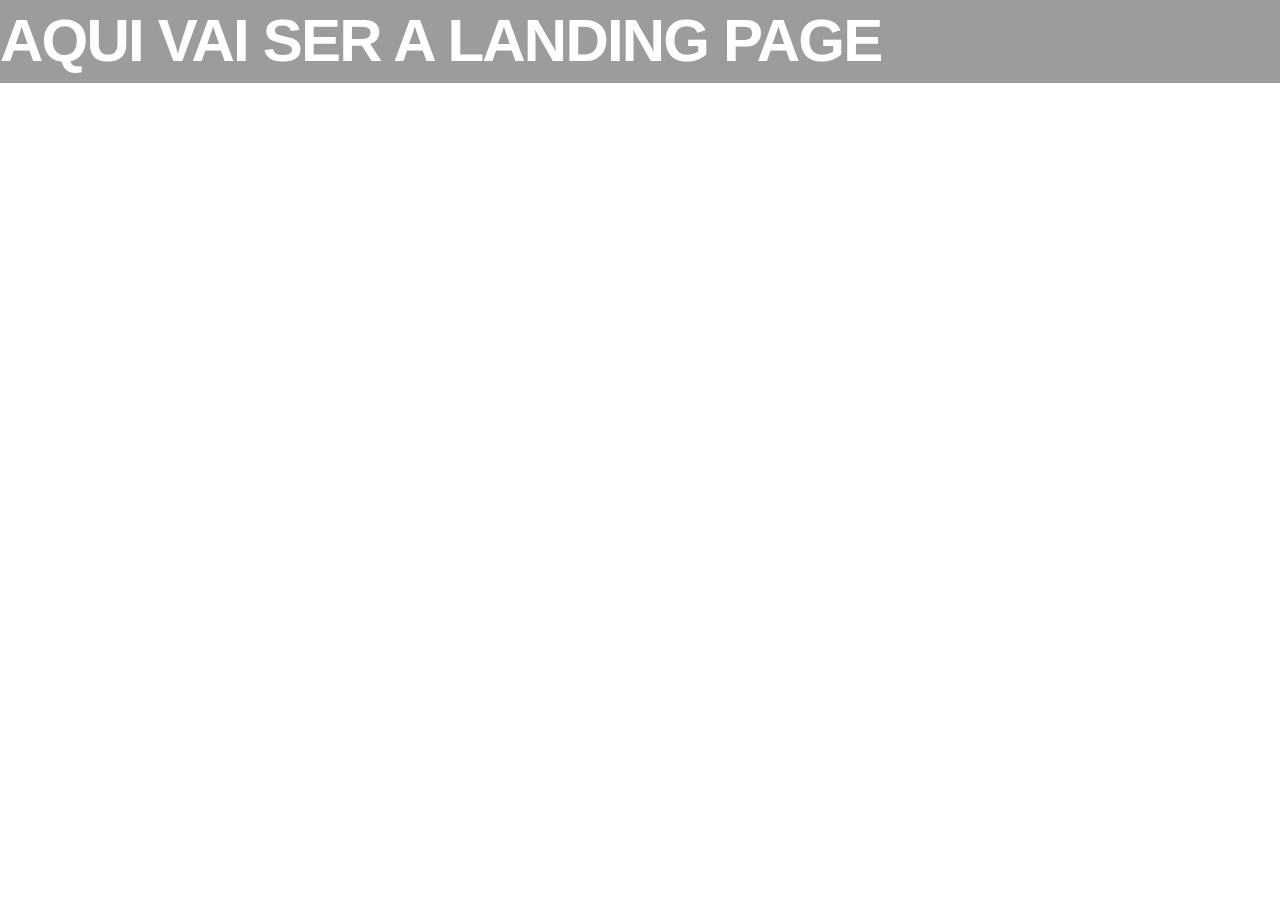
<file: landing.html>
<!DOCTYPE html>
<html lang="pt-BR">
<head>
    <meta charset="UTF-8">
    <meta name="viewport" content="width=device-width, initial-scale=1.0">
    <title>Document</title>
    <link rel="stylesheet" href="css/two.min.css">

</head>
<body>
    <h1>aqui vai ser a landing page</h1>
    
</body>
</html>
</file>
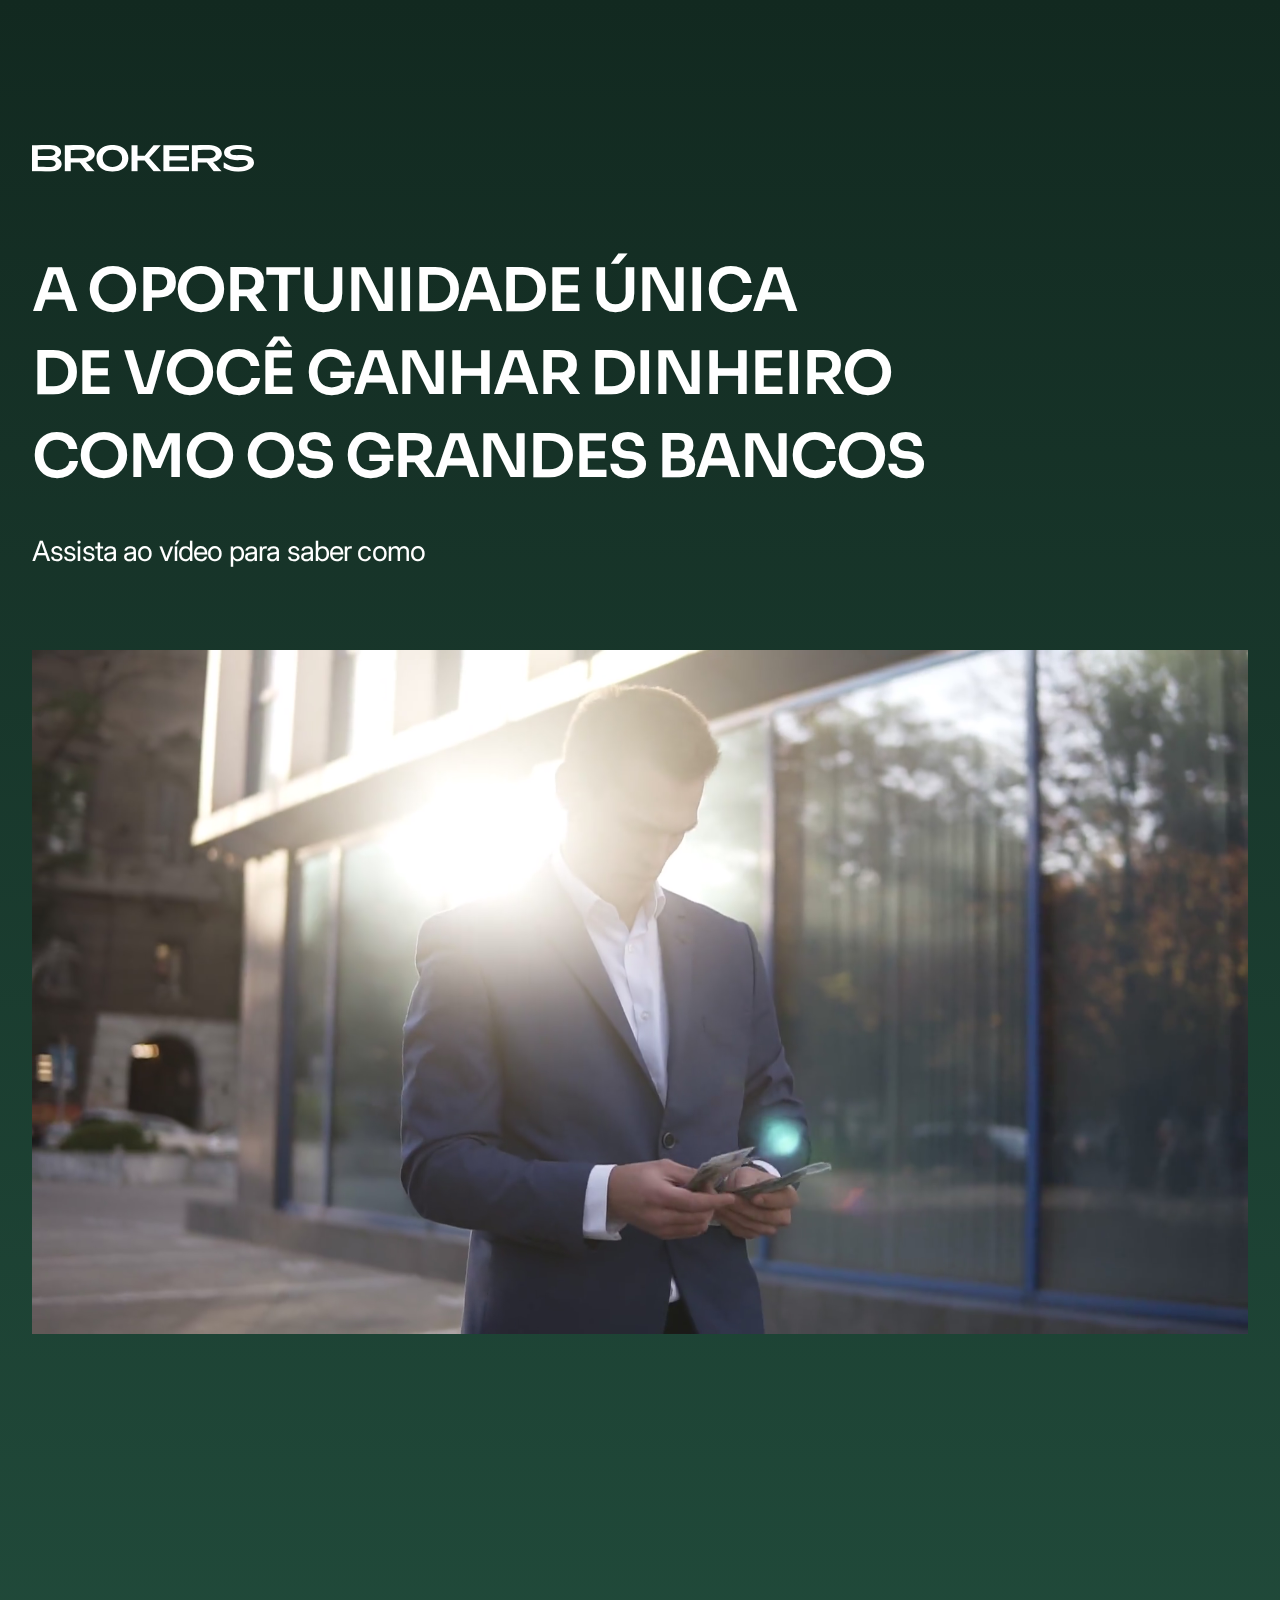
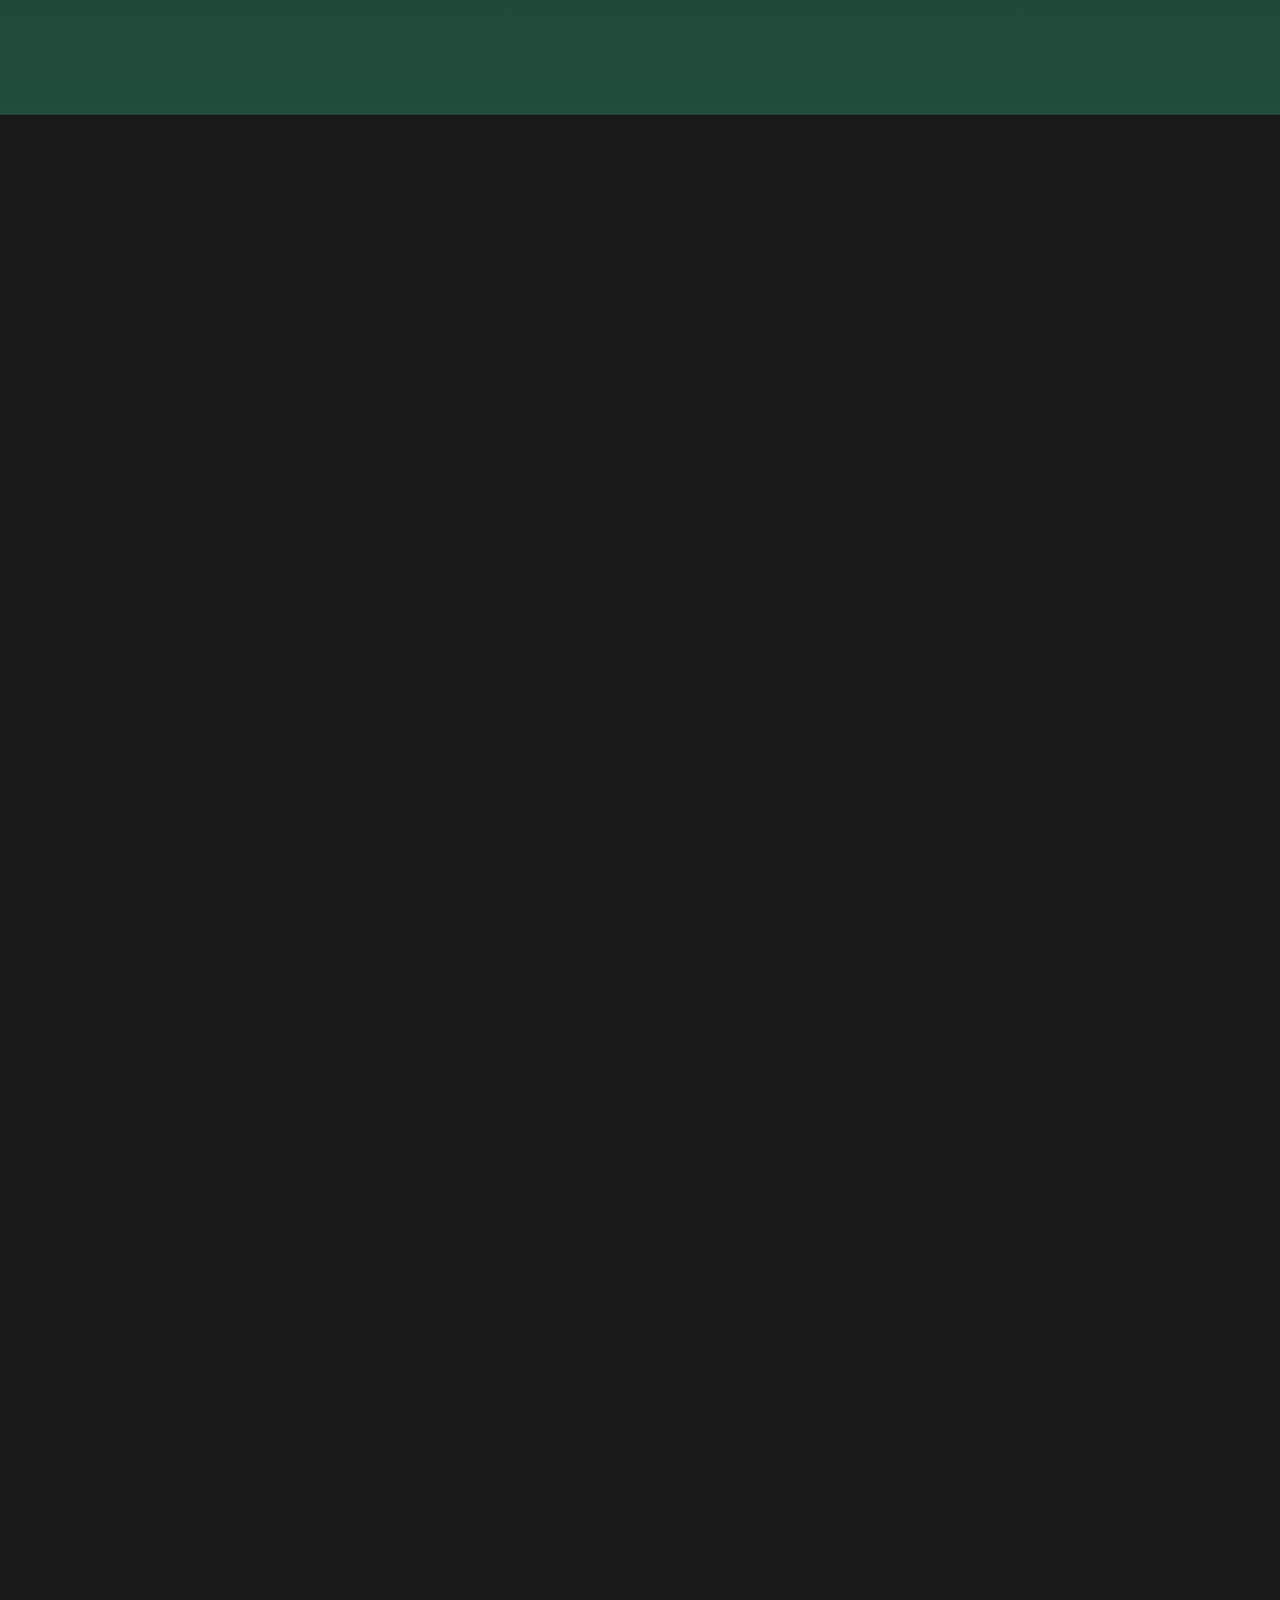
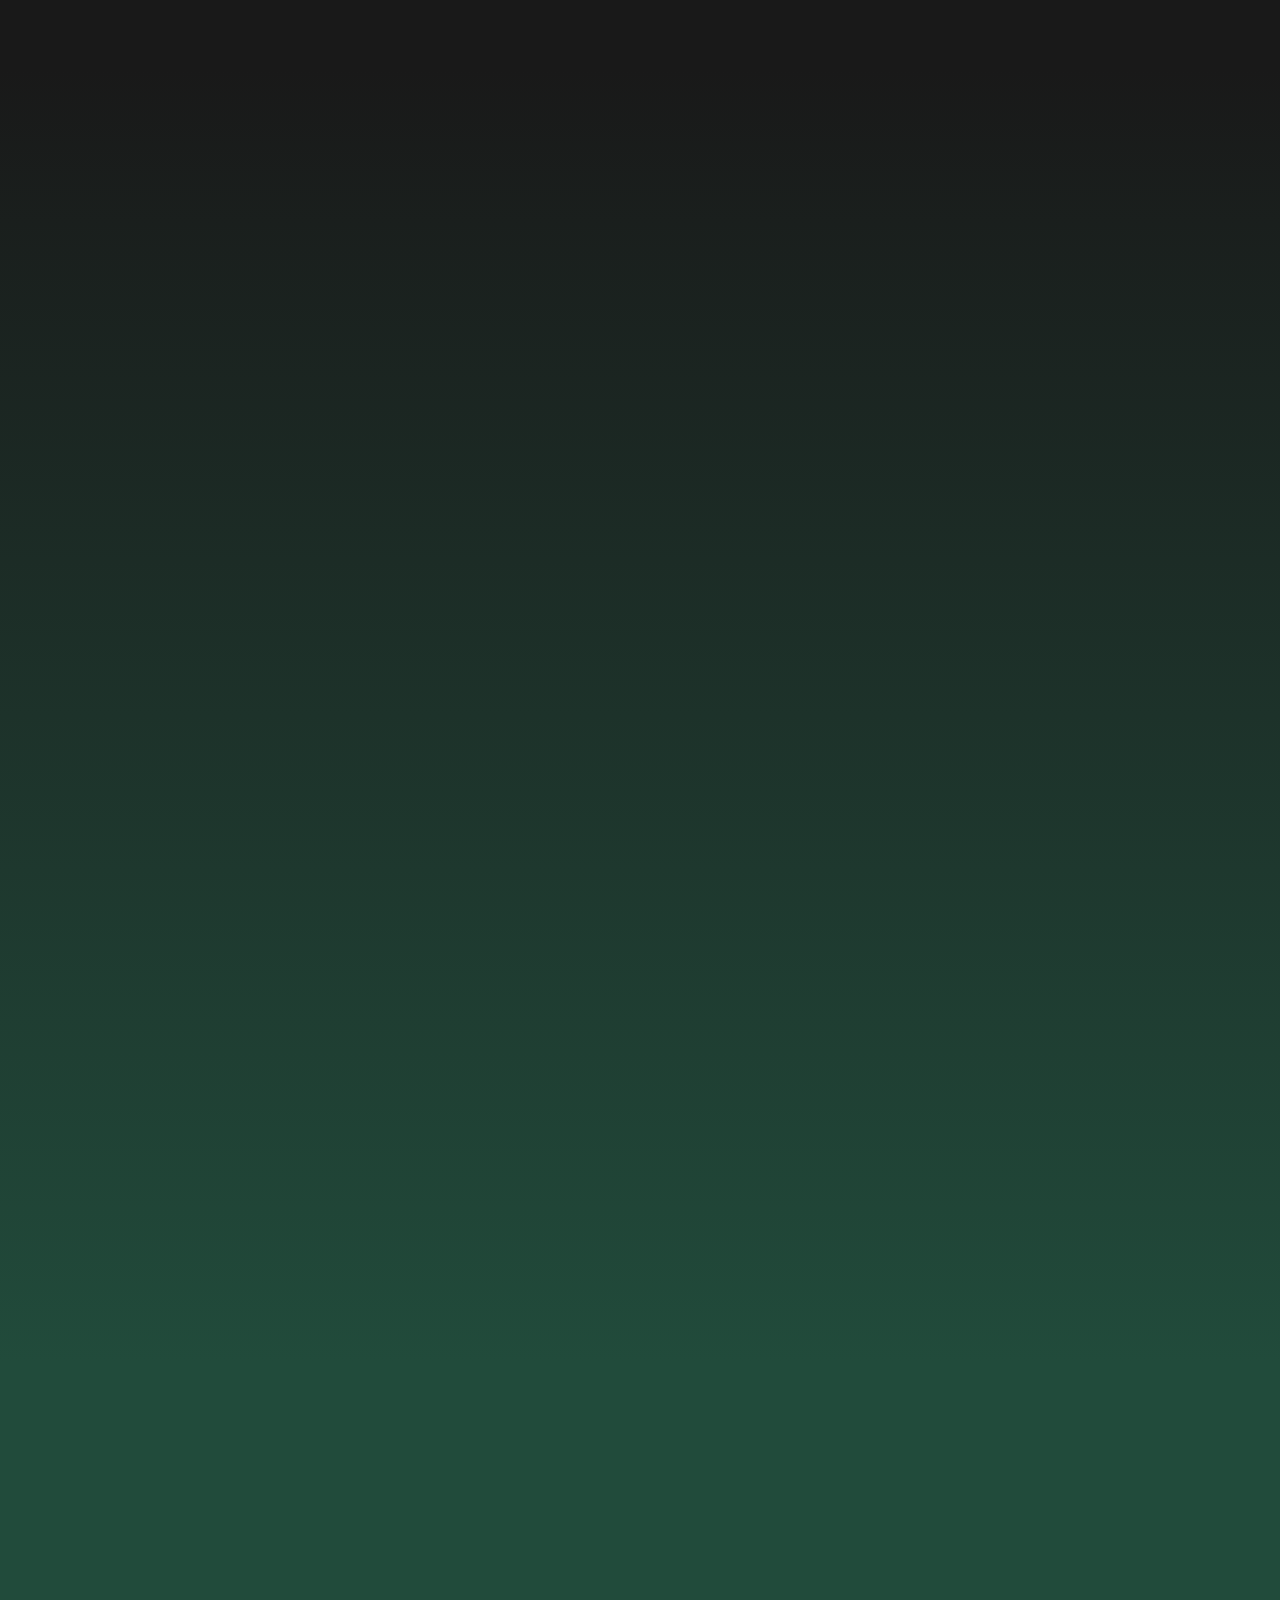
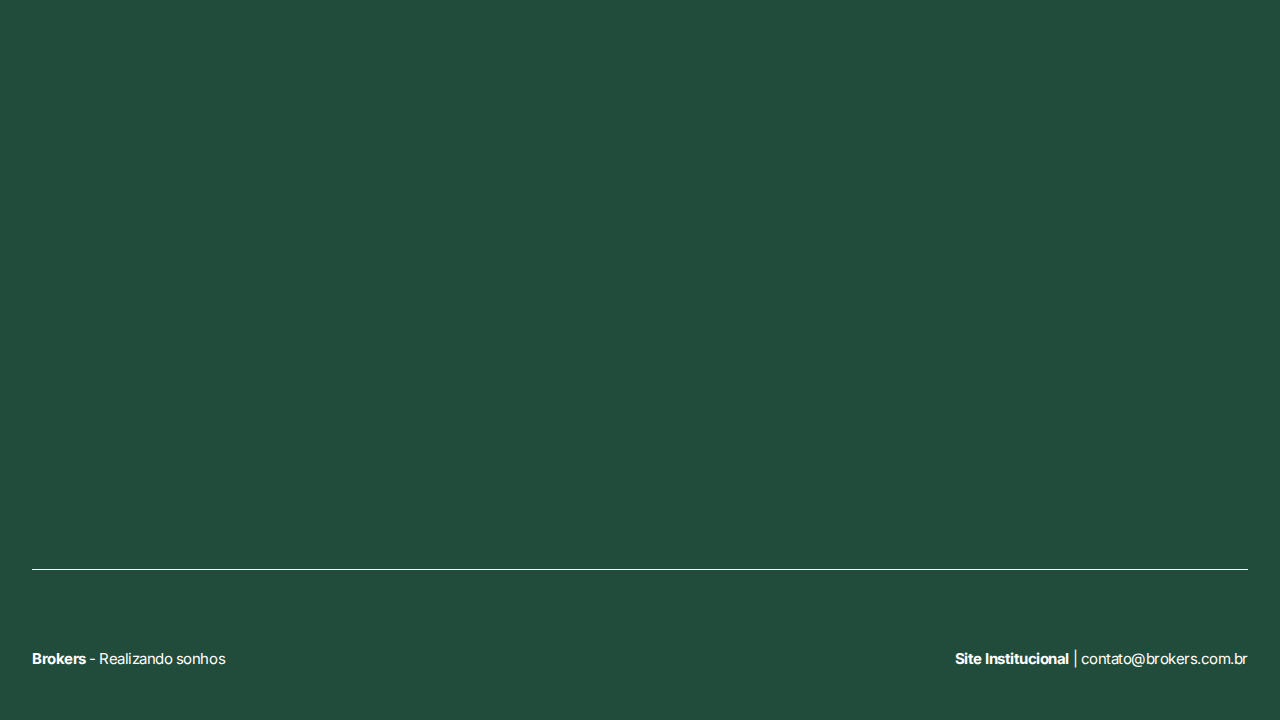
<file: lp.html>
<!DOCTYPE html>
<html lang="pt-BR">
<head>
    <meta charset="UTF-8">
    <meta name="viewport" content="width=device-width, initial-scale=1.0">
    <title>Brokers - Landing page</title>
    <link href="https://fonts.googleapis.com/css2?family=Inter:wght@100..900&family=Sora:wght@100..800&display=swap" rel="stylesheet">
    <link href="https://unpkg.com/aos@2.3.1/dist/aos.css" rel="stylesheet">
    <link rel="stylesheet" href="css/two.min.css">

</head>
<body>
    <body>
        <div class="section-hero">
            <div class="container">
                <div class="top" data-aos="fade-right">
                    <img src="img/imgs_landing/marca_brokers_white.svg" alt="marca_brokers">
                    <h1>A oportunidade única <br>de você ganhar dinheiro como os grandes bancos</h1>
                    <p class="assista">Assista ao vídeo para saber como</p>
                </div>
                <div class="mid" data-aos="zoom-in">
                    <video autoplay muted loop width="100%" height="100%" type="video/mp4">
                        <source src="img/imgs_landing/video_landing.mov">
                    </video>
                </div>
                <div class="bot">
                    <div class="esquerda" data-aos="fade-down">
                        <img class="seta-grande" src="img/imgs_landing/icon_arrow_video.svg" alt="icone_seta">
                        <a href="https://linktr.ee/brokersfinance" target="_blank">
                            <div class="botao">
                                <p class="texto">QUERO FAZER PARTE<img src="img/imgs_landing/icon_botao.svg" alt="icone_seta"></p>
                            </div>
                        </a>
                    </div>
                    <div class="direita" data-aos="fade-left">
                        <p>Seja um Broker e tenha acesso a dezenas de instituições e produtos financeiros para aumento de caixa para seus clientes!</p>
                    </div>
                </div>
            </div>
        </div>
        <div class="section-ganha">
            <div class="container">
                <div class="top" data-aos="zoom-in">
                    <h2>Você pode ganhar dinheiro <br><span>vendendo o melhor produto do mundo</span></h2>
                    <p class="aqui">Aqui na Brokers você consegue ter acesso a produtos financeiros exclusivos para comercializar</p>
                </div>
                <div class="mid" data-aos="zoom-in">
                    <div class="boxs">
                        <div class="card">
                            <div class="img">
                                <img src="img/imgs_landing/3d_financiamento.png" alt="imagem_casa">
                            </div>
                            <div class="text">
                                <h4>Financiamentos</h4>
                                <p>Taxas a partir de 0,85%am para você expandir seu negócio, comprar bens ou utilizar como capital de giro. </p>
                            </div>
                        </div>
                        <div class="card">
                            <div class="img">
                                <img src="img/imgs_landing/3d_emprestimo.png" alt="imagem_casa">
                            </div>
                            <div class="text">
                                <h4>Empréstimos</h4>
                                <p>Empréstimos de até 500 mil reais SEM GARANTIA e juros à partir de 1,6%am.</p>
                            </div>
                        </div>
                        <div class="card">
                            <div class="img">
                                <img src="img/imgs_landing/3d_consorcio.png" alt="imagem_casa">
                            </div>
                            <div class="text">
                                <h4>Consórcios</h4>
                                <p>Taxas a partir de 0,11%am para você realizar aquisição de imóveis, veículos e até mesmo capital de giro! </p>
                            </div>
                        </div>
                        <div class="card">
                            <div class="img">
                                <img src="img/imgs_landing/3d_recuperacao_tributaria.png" alt="imagem_casa">
                            </div>
                            <div class="text">
                                <h4>Recuperação tributária</h4>
                                <p>Recuperamos os últimos 5 anos de impostos pagos a maior na sua folha de pagamento, de forma automática e totalmente sem custo até o êxito. </p>
                            </div>
                        </div>
                        <div class="card">
                            <div class="img">
                                <img src="img/imgs_landing/3d_desconto_energia.png" alt="imagem_casa">
                            </div>
                            <div class="text">
                                <h4>Descontos em energia</h4>
                                <p>As melhores opções de energia livre e geração distribuída para sua empresa, gerando economias de até 30% na fatura mensal! </p>
                            </div>
                        </div>
                        <div class="card">
                            <div class="img">
                                <img src="img/imgs_landing/3d_alavancagem_financeira.png" alt="imagem_casa">
                            </div>
                            <div class="text">
                                <h4>Alavancagem financeira</h4>
                                <p>Unimos consórcios e financiamentos de forma estratégica e precisa para aproveitar o melhor dos dois mundos.</p>
                            </div>
                        </div>
                    </div>
                </div>
                <div class="bot">
                    <img src="img/imgs_landing/dinheiro.svg" alt="dinheiro" data-aos="fade-up">
                    <p class="comissao" data-aos="fade-zoom-in"
                    data-aos-easing="ease-in-back"
                    data-aos-delay="300"
                    data-aos-offset="0">Você ganha comissão <span>sobre o valor total das operações!</span></p>
                </div>
            </div>
        </div>
        <div class="section-pessoas">
            <div class="container">
                <h2 data-aos="fade-right">Algumas pessoas <br>que mudaram de vida com nossos produtos</h2>
            <div class="boxs">
                <div class="card" data-aos="flip-left">
                    <img src="img/imgs_landing/pessoa_joao.png" alt="">
                    <div>
                        <h4 class="nome">João Carlos</h4>
                        <p>“Lorem Ipsum is simply dummy text of the printing and typesetting industry. Lorem Ipsum has been the industry's standard dummy text”</p>
                    </div>
                </div>
                <div class="card" data-aos="flip-left">
                    <img src="img/imgs_landing/pessoa_marcela.png" alt="">
                    <div>
                        <h4 class="nome">Marcela Porto</h4>
                        <p>“Lorem Ipsum is simply dummy text of the printing and typesetting industry. Lorem Ipsum has been the industry's standard dummy text”</p>
                    </div>
                </div>
                <div class="card" data-aos="flip-left">
                    <img src="img/imgs_landing/pessoa_mateus.png" alt="">
                    <div>
                        <h4 class="nome">Mateus Lucas</h4>
                        <p>“Lorem Ipsum is simply dummy text of the printing and typesetting industry. Lorem Ipsum has been the industry's standard dummy text”</p>
                    </div>
                </div>
                <div class="card" data-aos="flip-left">
                    <img src="img/imgs_landing/pessoa_sandra.png" alt="">
                    <div>
                        <h4 class="nome">Sandra Almeida</h4>
                        <p>“Lorem Ipsum is simply dummy text of the printing and typesetting industry. Lorem Ipsum has been the industry's standard dummy text”</p>
                    </div>
                </div>
                <div class="card" data-aos="flip-left">
                    <img src="img/imgs_landing/pessoa_mario.png" alt="">
                    <div>
                        <h4 class="nome">Mário Gomes</h4>
                        <p>“Lorem Ipsum is simply dummy text of the printing and typesetting industry. Lorem Ipsum has been the industry's standard dummy text”</p>
                    </div>
                </div>
                <div class="card" data-aos="flip-left">
                    <img src="img/imgs_landing/pessoa_julia.png" alt="">
                    <div>
                        <h4 class="nome">Júlia Ferreira</h4>
                        <p>“Lorem Ipsum is simply dummy text of the printing and typesetting industry. Lorem Ipsum has been the industry's standard dummy text”</p>
                    </div>
                </div>
            </div>
            </div>
        </div>
        <div class="section-licenciado">
            <div class="container">
                <div class="top" data-aos="fade-right">
                    <div class="tag">
                        <span>Licenciado Brokers</span>
                        <img src="img/imgs_landing/traco_verde.svg" alt="">
                    </div>
                    <h3>Quer ir além de suas vendas e construir um negócio escalável? </h3>
                    <p class="voce-pode">Você pode se tornar um licenciado brokers, ter a sua própria equipe vendendo em sua região e lucrar até 2 milhões por ano!</p>
                    <a href="https://linktr.ee/brokersfinance" target="_blank">
                        <div class="botao">
                            <p>quero ser licenciado</p>
                            <img src="img/imgs_landing/icon_botao.svg" alt="icone_seta">
                        </div>
                    </a>
                </div>
                <footer>
                    <p class="mobile">
                        <strong>Brokers</strong>  -  Realizando sonhos
                    </p>
                    <p><strong><a href="https://brokersfinance.com.br/" target="_blank">Site Institucional</a></strong> | contato@brokers.com.br</p>
                </footer>
            </div>
        </div>
    </body>
    
    <script src="https://unpkg.com/aos@2.3.1/dist/aos.js"></script>
    <script>
          AOS.init({
            duration: 1000,
            once: true
        });
    </script>

</body>
</html>
</file>
<file: css/two.min.css>
*{margin:0px;padding:0px;box-sizing:border-box;-webkit-font-smoothing:antialiased}img{max-width:100%;display:block}a{display:inline-block;text-decoration:none;cursor:pointer;color:#000}ul{list-style:none;color:#fff}html{font-size:62.5%;background-color:#fff;font-family:"inter",sans-serif}button{border:none;background-color:#fff;cursor:pointer}.container{width:100%;max-width:1246px;margin:0 auto;padding:0px 15px;align-items:center}h1,h2,h3,h4{color:#fff;font-family:"Sora",sans-serif;font-style:normal;font-weight:600;line-height:138%;letter-spacing:-1.8px}h1{font-size:6rem;text-transform:uppercase}h2{font-size:5.2rem;text-transform:uppercase}h3{font-size:4.8rem;text-transform:uppercase}h4{font-size:2.2rem}p{color:#787c87;font-family:"Inter",sans-serif;font-size:16px;font-style:normal;font-weight:400;line-height:150%;letter-spacing:-0.48px}body{background-color:#9c9c9c}body .section-hero{height:1715px;background:linear-gradient(180deg, #122920, #214B3B)}body .section-hero .container{padding-top:144px}body .section-hero .container .top img{margin-bottom:78px}body .section-hero .container .top h1{width:100%;max-width:900px;font-size:60px;font-weight:600;line-height:138%;letter-spacing:-1.8px;text-transform:uppercase}body .section-hero .container .top p{color:#fff;font-size:28px;line-height:150%;letter-spacing:-0.84px;margin-bottom:78px;margin-top:32px}body .section-hero .container .bot{display:flex;justify-content:space-between;align-items:end;margin-top:64px}body .section-hero .container .bot .esquerda .seta-grande{margin-bottom:78px}body .section-hero .container .bot .esquerda .botao{background-color:#fff;width:100%;max-width:600px;transition:all .3s ease}body .section-hero .container .bot .esquerda .botao .texto{color:#000;font-size:28px;font-weight:600;line-height:100%;letter-spacing:-0.84px;display:flex;justify-content:center;align-items:center;padding:26px 40px}body .section-hero .container .bot .esquerda .botao .texto img{margin-left:24px}body .section-hero .container .bot .esquerda .botao:hover{background-color:#3bfab1}body .section-hero .container .bot .direita{display:flex;align-items:end}body .section-hero .container .bot .direita p{width:100%;max-width:400px;height:100%;color:#f5f5f5;font-size:1.8rem;line-height:170%}body .section-hero .container .bot .direita p img{align-items:center;justify-content:center}body .section-ganha{height:100%;background-color:#191919;padding-top:147px}body .section-ganha .container .top{margin-bottom:97px}body .section-ganha .container .top h2{width:100%;font-size:52px;font-weight:600;line-height:162%;letter-spacing:-1.56px;text-transform:uppercase}body .section-ganha .container .top h2 span{font-weight:200}body .section-ganha .container .top .aqui{color:#fff;font-weight:300;font-size:28px;line-height:150%;letter-spacing:-0.84px}body .section-ganha .container .mid .boxs{display:grid;grid-template-columns:1fr 1fr 1fr;gap:20px;row-gap:25px}body .section-ganha .container .mid .boxs .card{border-radius:8px;border:2px solid rgba(255,255,255,.08);background:rgba(255,255,255,.02);padding:24px}body .section-ganha .container .mid .boxs .card .img{width:100%;display:flex;align-items:center;justify-content:center;margin-bottom:20px}body .section-ganha .container .mid .boxs .card .text p{width:100%;max-width:320px;font-size:1.5rem;margin-top:10px}body .section-ganha .container .bot{position:relative}body .section-ganha .container .bot img{margin-top:90px;padding-bottom:88px;border-bottom:solid #393b42 1px}body .section-ganha .container .bot .comissao{position:absolute;top:45%;left:21%;color:#fff;font-family:"Inter",sans-serif;font-size:2rem;font-weight:700;line-height:120%;letter-spacing:1.6px;text-transform:uppercase}body .section-ganha .container .bot .comissao span{font-weight:300}body .section-pessoas{background:linear-gradient(180deg, #191919 0%, #214B3B 100%);height:100%;padding-bottom:95px}body .section-pessoas h2{padding-top:126px;width:100%;max-width:687px;color:#fff}body .section-pessoas .container .boxs{display:grid;grid-template-columns:1fr 1fr 1fr;gap:22px;row-gap:30px;margin-top:110px}body .section-pessoas .container .boxs .card{background-color:#fff;padding:24px;border-radius:8px}body .section-pessoas .container .boxs .card h4{color:#191919;font-size:22px;font-weight:600;line-height:120%;letter-spacing:-0.66px;margin-top:19px}body .section-pessoas .container .boxs .card p{width:100%;max-width:333px;color:#787c87;line-height:150%;letter-spacing:-0.48px;margin-top:8px}body .section-licenciado{width:100%;height:100%;background-color:#214b3b;padding-top:88px}body .section-licenciado .container .top{background-color:#000;border-radius:16px;padding:80px}body .section-licenciado .container .top .tag span{color:#fff;font-family:Inter;font-size:18px;text-transform:uppercase}body .section-licenciado .container .top .tag img{margin-top:25px}body .section-licenciado .container .top h3{margin-top:23px;margin-bottom:40px;width:100%;max-width:973px}body .section-licenciado .container .top .voce-pode{width:100%;max-width:578px;color:#fff;font-size:20px;line-height:150%;letter-spacing:-0.6px;margin-bottom:48px}body .section-licenciado .container .top a{width:100%;max-width:335px}body .section-licenciado .container .top .botao{display:flex;justify-content:center;align-items:center;width:100%;max-width:335px;height:54px;background-color:#f5f5f5;border-radius:3px;gap:15px;transition:all .3s ease}body .section-licenciado .container .top .botao p{color:#000;font-family:Inter;font-size:19.32px;font-weight:600;line-height:100%;letter-spacing:-0.58px;text-transform:uppercase}body .section-licenciado .container .top .botao:hover{background-color:#3bfab1}body .section-licenciado .container footer{display:flex;justify-content:space-between;align-items:end;border-top:solid 1px #fff;height:98px;margin-top:153px;padding-top:100px;padding-bottom:50px}body .section-licenciado .container footer p{color:#fff;font-size:15px;font-weight:400}body .section-licenciado .container footer p strong a{color:#fff}@media(max-width: 890px){body .section-hero{height:100%;padding-bottom:100px}body .section-hero .container{padding-top:100px}body .section-hero .container .top img{width:30%;margin-bottom:50px}body .section-hero .container .top h1{font-size:4rem}body .section-hero .container .bot{display:flex;flex-direction:column;align-items:center}body .section-hero .container .bot .esquerda img{display:flex;margin:0 auto}body .section-hero .container .bot .direita p{width:100%;max-width:100%;margin-top:40px;text-align:center}body .section-ganha .container .bot .comissao{position:absolute;top:38%;left:18%;font-size:1.5rem}}@media(max-width: 667px){body .section-hero{height:100%;padding-bottom:100px}body .section-hero .container{padding-top:100px}body .section-hero .container .top img{width:30%;margin-bottom:50px}body .section-hero .container .top h1{font-size:4rem}body .section-hero .container .bot{display:flex;flex-direction:column;align-items:center}body .section-hero .container .bot .esquerda img{display:flex;margin:0 auto}body .section-hero .container .bot .direita p{width:100%;max-width:100%;margin-top:40px;text-align:center}body .section-ganha{padding-top:100px}body .section-ganha .container .top{margin-bottom:50px;display:flex;flex-direction:column;justify-content:center;align-items:center}body .section-ganha .container .top h2{font-size:3.5rem;max-width:600px;text-align:center}body .section-ganha .container .top .aqui{font-size:2.2rem;margin-top:30px;max-width:500px;text-align:center}body .section-ganha .container .mid .boxs{display:grid;grid-template-columns:1fr}body .section-ganha .container .mid .boxs .card .text p{width:100%;max-width:100%}body .section-ganha .container .bot .comissao{font-size:1.3rem;top:30%;left:10%}body .section-pessoas .container h2{font-size:3.6rem;width:500px;text-align:center;display:flex;margin:0 auto}body .section-pessoas .container .boxs{grid-template-columns:1fr}body .section-pessoas .container .boxs .card{display:flex;align-items:center;gap:20px}body .section-pessoas .container .boxs .card .nome{margin-top:0px}body .section-licenciado{padding-top:0px;padding-bottom:50px}body .section-licenciado .container footer{flex-direction:column;justify-content:center;align-items:center;gap:10px;margin-top:80px}body .section-licenciado .container footer .mobile{padding-top:50px}}@media(max-width: 500px){body .section-pessoas .container h2{width:100%;font-size:3.4rem}body .section-licenciado .container .top .tag span{font-size:1.4rem}body .section-licenciado .container .top h3{width:100%;font-size:3.5rem}body .section-licenciado .container .top .voce-pode{font-size:1.8rem}}@media(max-width: 477px){body .section-hero .container{padding-top:80px}body .section-hero .container .top h1{font-size:2.9rem}body .section-hero .container .top .assista{font-size:2rem}body .section-hero .container .bot .esquerda .seta-grande{margin-bottom:50px}body .section-hero .container .bot .esquerda .botao .texto{font-size:2rem}body .section-ganha .container .top h2{font-size:2.5rem;text-align:center}body .section-ganha .container .top .aqui{font-size:1.8rem}body .section-ganha .container .bot .comissao{width:200px;text-align:center;top:10%;left:25%}body .section-pessoas .container h2{padding-top:100px}body .section-pessoas .container .boxs{margin-top:70px}body .section-pessoas .container .boxs .card{flex-direction:column}body .section-licenciado .container .top{padding:60px}body .section-licenciado .container .top h3{font-size:2.3rem;width:100%}body .section-licenciado .container .top .voce-pode{font-size:1.5rem}body .section-licenciado .container .top .botao p{font-size:1.5rem}body .section-licenciado .container footer .mobile{padding:0px}}/*# sourceMappingURL=two.min.css.map */
</file>
